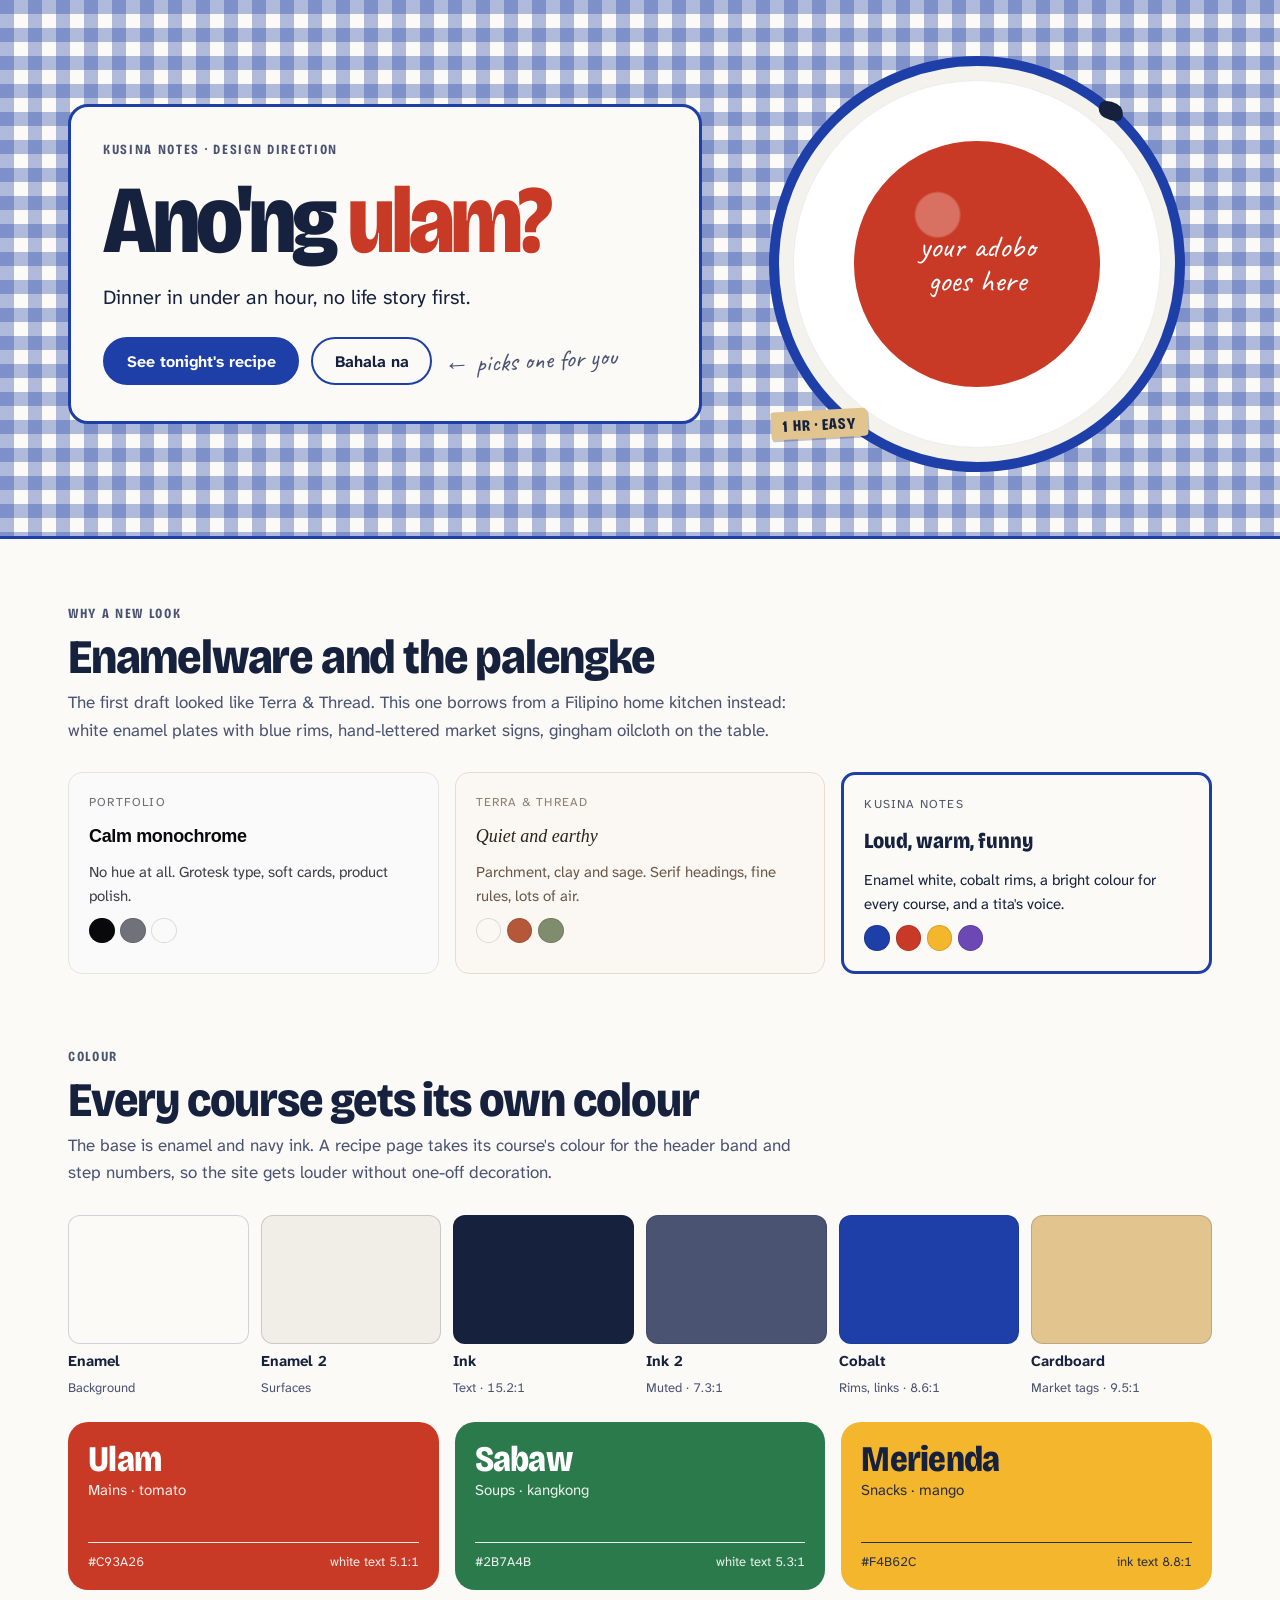
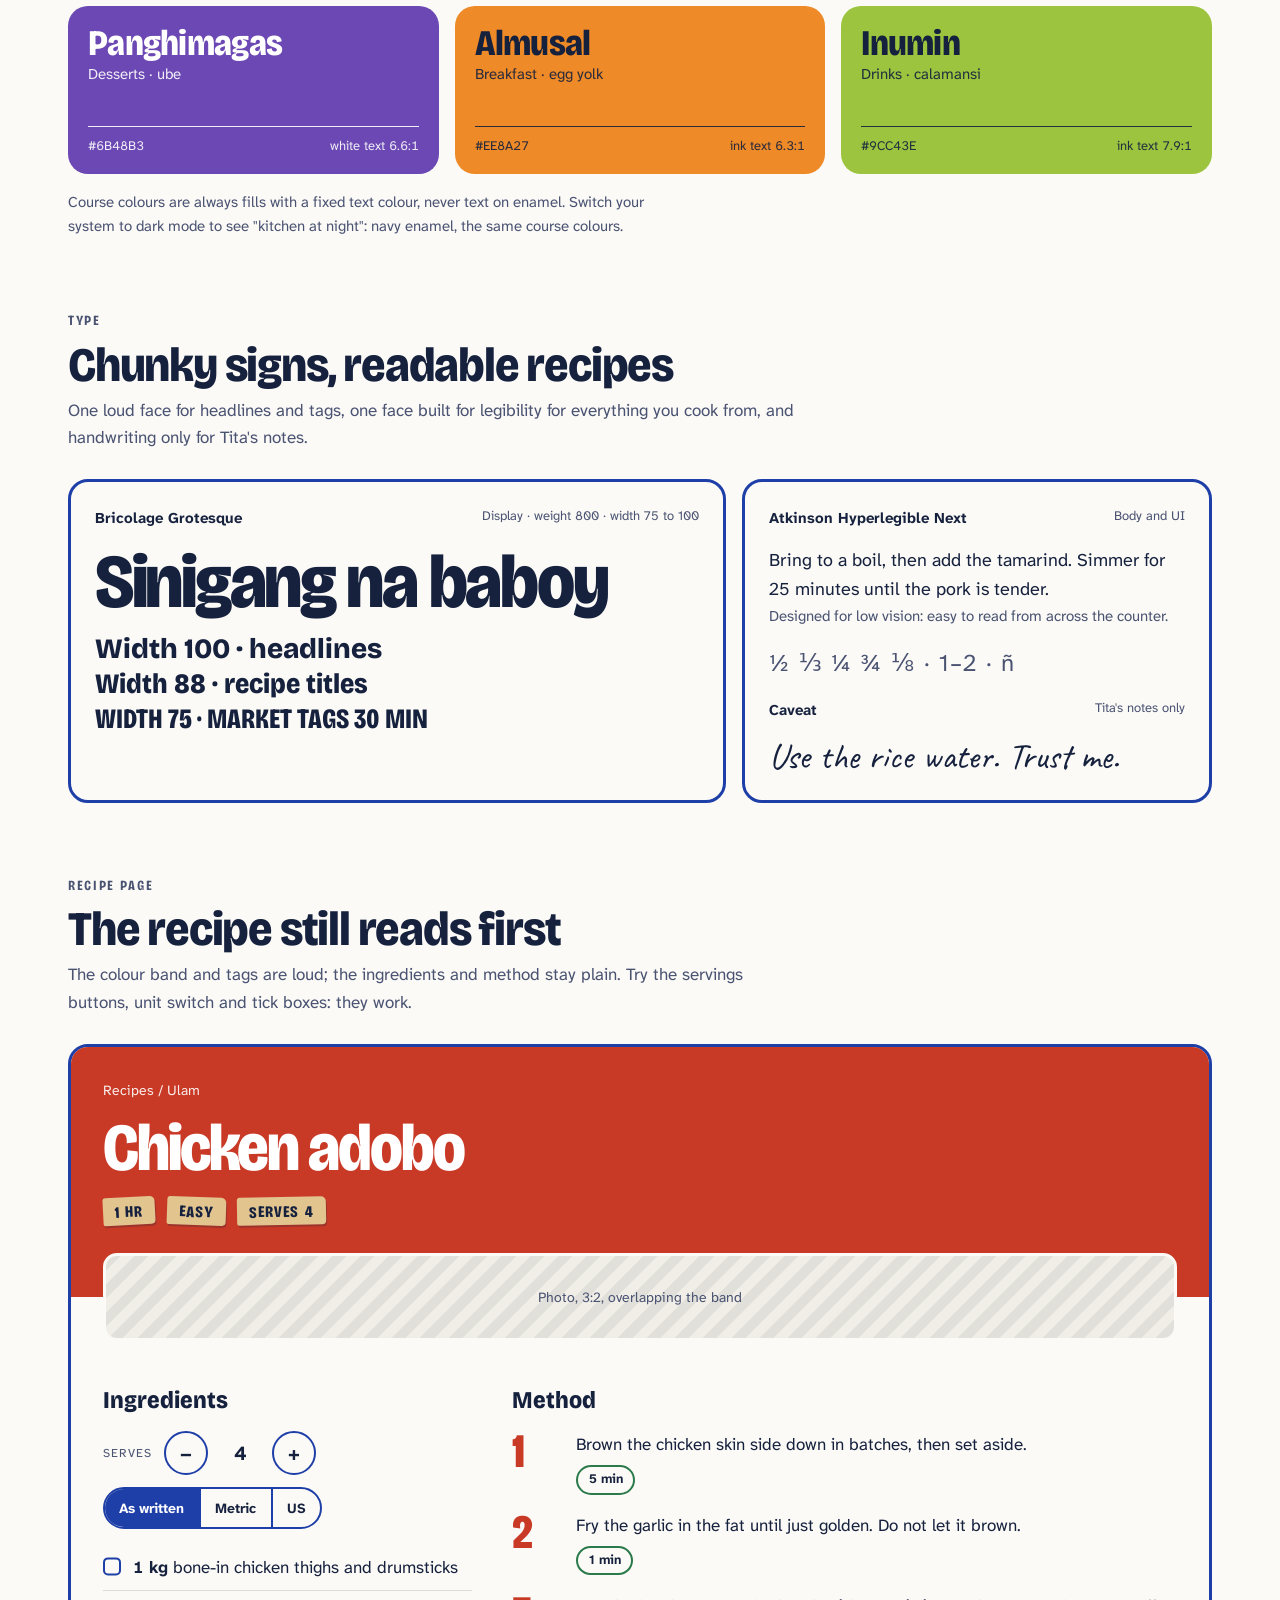
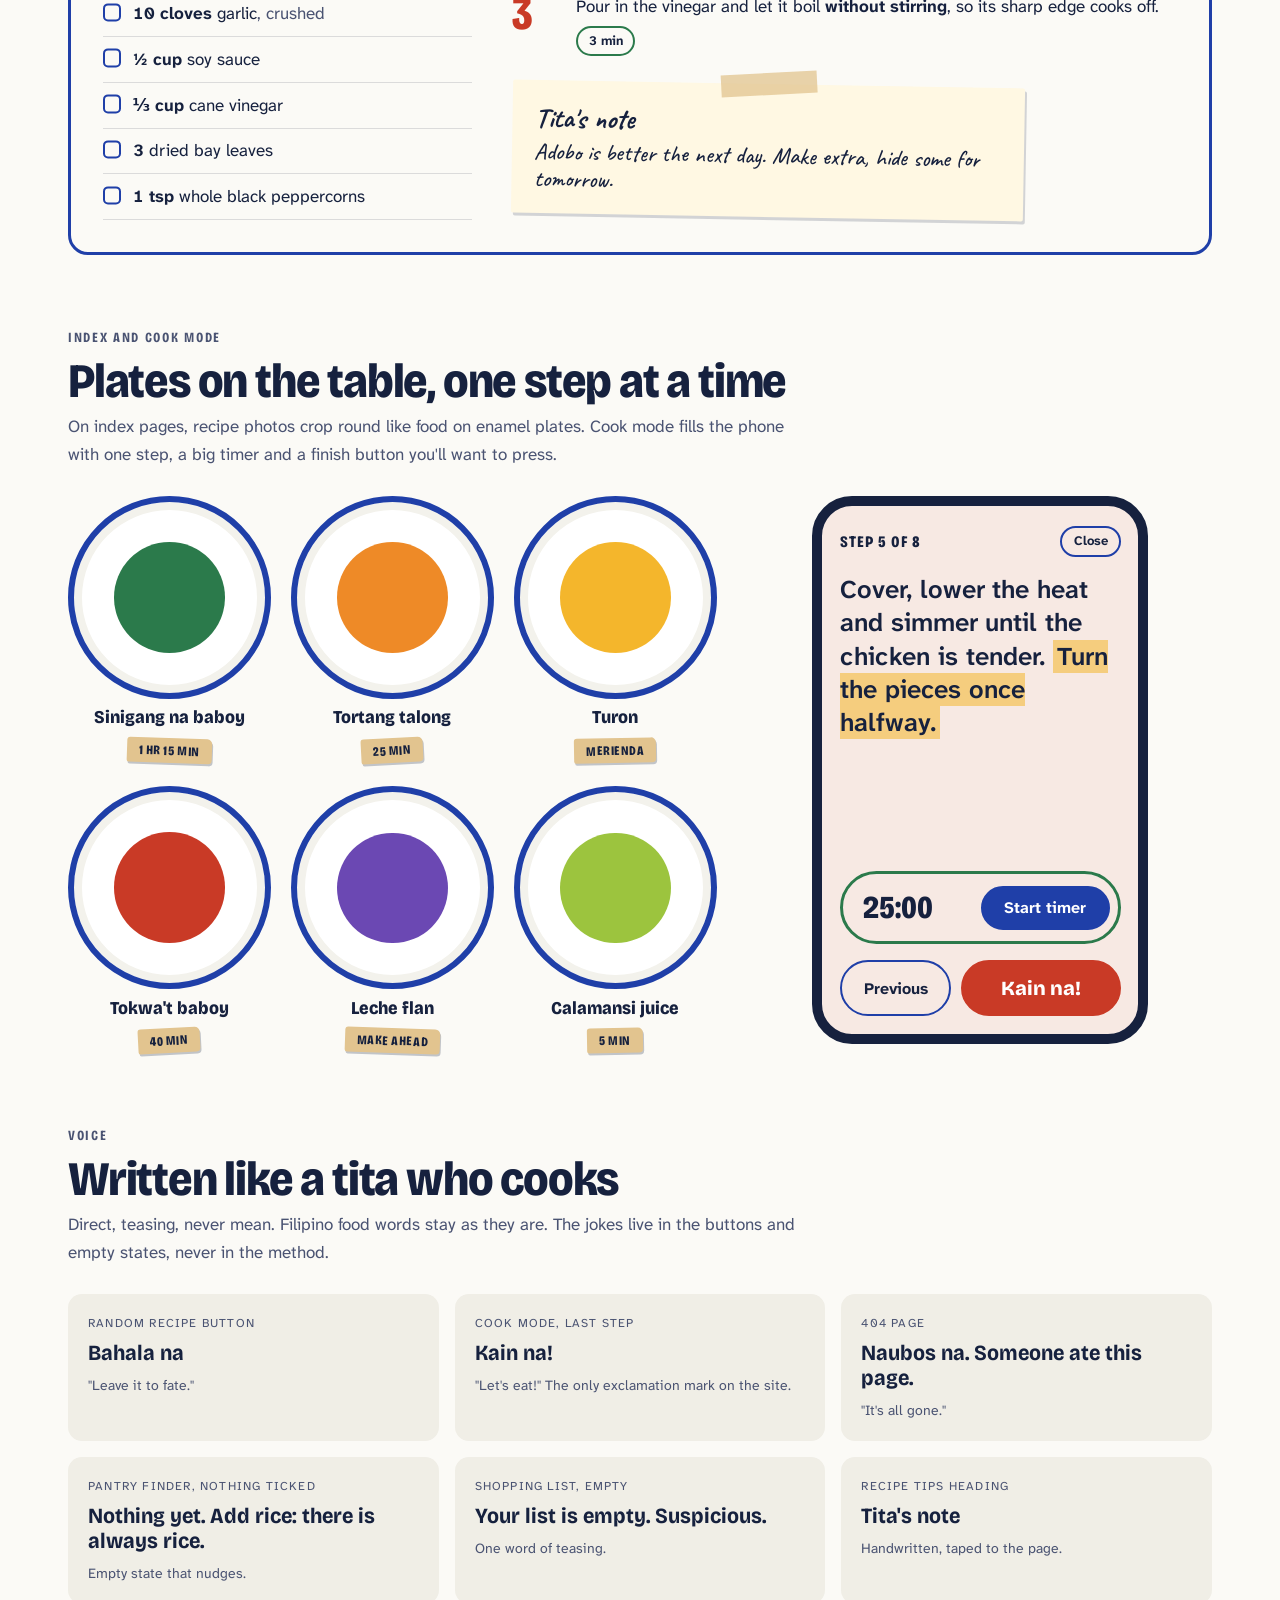
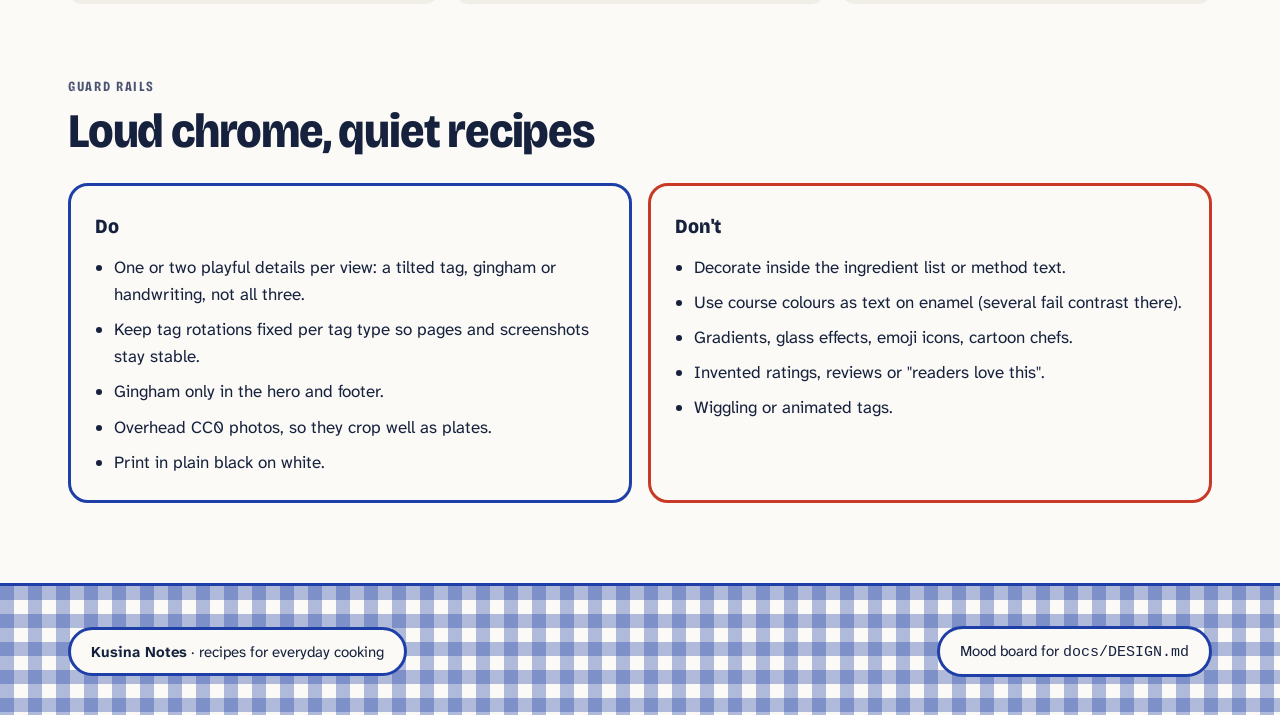
<file: docs/mood-board.html>
<!doctype html>
<html lang="en">
<head>
<meta charset="utf-8">
<meta name="viewport" content="width=device-width, initial-scale=1">
<title>Kusina Notes Mood Board</title>
<link rel="preconnect" href="https://fonts.googleapis.com">
<link rel="preconnect" href="https://fonts.gstatic.com" crossorigin>
<link rel="stylesheet" href="https://fonts.googleapis.com/css2?family=Atkinson+Hyperlegible+Next:ital,wght@0,400;0,600;0,700;1,400&family=Bricolage+Grotesque:opsz,wdth,wght@12..96,75..100,400..800&family=Caveat:wght@500;700&display=swap">
<style>
/* Layout: a long board of "stations" on an enamel table, each section a basin with a cobalt rim. */
:root {
	--enamel: #FBFAF6;
	--enamel-2: #F0EEE6;
	--ink: #16213E;
	--ink-2: #4A5372;
	--cobalt: #1F3FA8;
	--on-cobalt: #FFFFFF;
	--cardboard: #E2C48F;
	--tag-ink: #16213E;
	--tape: rgb(226 196 143 / 0.75);
	--note: #FFF8E3;
	--note-ink: #16213E;
	--gingham: color-mix(in srgb, var(--cobalt) 34%, transparent);

	--ulam: #C93A26; --on-ulam: #FFFFFF;
	--sabaw: #2B7A4B; --on-sabaw: #FFFFFF;
	--merienda: #F4B62C; --on-merienda: #16213E;
	--dessert: #6B48B3; --on-dessert: #FFFFFF;
	--breakfast: #EE8A27; --on-breakfast: #16213E;
	--drink: #9CC43E; --on-drink: #16213E;

	--display: "Bricolage Grotesque", "Arial Black", "Helvetica Neue", sans-serif;
	--body: "Atkinson Hyperlegible Next", "Atkinson Hyperlegible", "Segoe UI", system-ui, sans-serif;
	--hand: "Caveat", "Segoe Print", "Bradley Hand", cursive;

	--rim: 3px;
	--basin: 20px;
}
@media (prefers-color-scheme: dark) {
	:root:not([data-theme="light"]) {
		--enamel: #10162B; --enamel-2: #19213D; --ink: #F3F1EA; --ink-2: #AEB5CC;
		--cobalt: #93A9FF; --on-cobalt: #10162B; --note: #F3ECD6; --tape: rgb(226 196 143 / 0.6);
		color-scheme: dark;
	}
}
:root[data-theme="dark"] {
	--enamel: #10162B; --enamel-2: #19213D; --ink: #F3F1EA; --ink-2: #AEB5CC;
	--cobalt: #93A9FF; --on-cobalt: #10162B; --note: #F3ECD6; --tape: rgb(226 196 143 / 0.6);
	color-scheme: dark;
}

* { box-sizing: border-box; }
body {
	margin: 0;
	background: var(--enamel);
	color: var(--ink);
	font-family: var(--body);
	font-size: 1.0625rem;
	line-height: 1.6;
}
.wrap {
	max-width: 74rem;
	margin-inline: auto;
	padding-inline: 1.25rem;
}
h1, h2, h3 {
	font-family: var(--display);
	text-wrap: balance;
	margin: 0;
}
p { margin: 0; }
:focus-visible { outline: 3px solid var(--cobalt); outline-offset: 3px; }

/* ---------- Gingham band ---------- */
.gingham {
	background-color: var(--enamel);
	background-image:
		linear-gradient(90deg, var(--gingham) 50%, transparent 50%),
		linear-gradient(var(--gingham) 50%, transparent 50%);
	background-size: 28px 28px;
}

/* ---------- Hero ---------- */
.hero { border-bottom: var(--rim) solid var(--cobalt); }
.hero-inner {
	display: grid;
	grid-template-columns: minmax(0, 1.35fr) minmax(0, 1fr);
	gap: 2.5rem;
	align-items: center;
	padding-block: 3.5rem 4rem;
}
.hero-card {
	background: var(--enamel);
	border: var(--rim) solid var(--cobalt);
	border-radius: var(--basin);
	padding: 2rem 2rem 2.25rem;
	display: grid;
	gap: 1rem;
}
.eyebrow {
	font-family: var(--display);
	font-stretch: 75%;
	font-variation-settings: "wdth" 75;
	font-weight: 700;
	font-size: 0.875rem;
	letter-spacing: 0.12em;
	text-transform: uppercase;
	color: var(--ink-2);
}
.hero h1 {
	font-size: clamp(3rem, 2rem + 5vw, 6.25rem);
	font-weight: 800;
	line-height: 0.92;
	letter-spacing: -0.035em;
	font-variation-settings: "wdth" 88, "opsz" 96;
}
.hero h1 .tl { color: var(--ulam); }
.hero-lede { font-size: 1.25rem; max-width: 34ch; }
.hero-actions { display: flex; flex-wrap: wrap; gap: 0.75rem; align-items: center; margin-top: 0.5rem; }
.hand-note {
	font-family: var(--hand);
	font-size: 1.6rem;
	line-height: 1.1;
	color: var(--ink-2);
	transform: rotate(-3deg);
}

/* ---------- Plate ---------- */
.plate {
	position: relative;
	width: 100%;
	max-width: 26rem;
	aspect-ratio: 1;
	margin-inline: auto;
	border-radius: 50%;
	background: #FFFFFF;
	border: 10px solid var(--cobalt);
	box-shadow: inset 0 0 0 14px #F3F2EC, inset 0 0 0 15px rgb(22 33 62 / 0.08);
	display: grid;
	place-items: center;
}
.plate::after { /* the chip in the enamel */
	content: "";
	position: absolute;
	top: 9%;
	right: 13%;
	width: 26px;
	height: 18px;
	background: #16213E;
	border-radius: 58% 42% 63% 37% / 45% 60% 40% 55%;
	transform: rotate(28deg);
}
.plate-food {
	width: 62%;
	aspect-ratio: 1;
	border-radius: 50%;
	background:
		radial-gradient(circle at 34% 30%, rgb(255 255 255 / 0.28) 0 9%, transparent 10%),
		var(--ulam);
	display: grid;
	place-items: center;
	text-align: center;
	color: var(--on-ulam);
	font-family: var(--hand);
	font-size: clamp(1.4rem, 1rem + 1.4vw, 2rem);
	line-height: 1.05;
	padding: 1rem;
}
.plate .tag { position: absolute; bottom: 6%; left: -2%; }

/* ---------- Market tags ---------- */
.tag {
	display: inline-flex;
	align-items: center;
	gap: 0.4rem;
	padding: 0.35rem 0.75rem 0.3rem;
	background: var(--cardboard);
	color: var(--tag-ink);
	font-family: var(--display);
	font-stretch: 75%;
	font-variation-settings: "wdth" 75;
	font-weight: 800;
	font-size: 1rem;
	letter-spacing: 0.04em;
	text-transform: uppercase;
	line-height: 1.1;
	border-radius: 3px 5px 4px 2px;
	box-shadow: 1px 2px 0 rgb(22 33 62 / 0.25);
}
.tag.r1 { transform: rotate(-3deg); }
.tag.r2 { transform: rotate(2deg); }
.tag.r3 { transform: rotate(-1deg); }
.tag-row { display: flex; flex-wrap: wrap; gap: 0.75rem; align-items: center; }

/* ---------- Buttons ---------- */
.btn {
	display: inline-flex;
	align-items: center;
	gap: 0.5rem;
	min-height: 3rem;
	padding: 0.5rem 1.35rem;
	border: 2px solid var(--cobalt);
	border-radius: 999px;
	background: transparent;
	color: var(--ink);
	font: 700 1rem/1.2 var(--body);
	cursor: pointer;
	text-decoration: none;
}
.btn-primary { background: var(--cobalt); color: var(--on-cobalt); }
.btn:hover { transform: translateY(-1px); }
@media (prefers-reduced-motion: reduce) { .btn:hover { transform: none; } }

/* ---------- Sections ---------- */
main { display: grid; gap: 4.5rem; padding-block: 4rem 5rem; }
.section-head { display: grid; gap: 0.5rem; margin-bottom: 1.75rem; max-width: 46rem; }
.section-head h2 {
	font-size: clamp(2rem, 1.5rem + 2vw, 3rem);
	font-weight: 800;
	line-height: 1;
	letter-spacing: -0.025em;
	font-variation-settings: "wdth" 90;
}
.section-head p { color: var(--ink-2); }

/* Comparison */
.compare { display: grid; grid-template-columns: repeat(3, minmax(0, 1fr)); gap: 1rem; }
.cmp {
	border-radius: 14px;
	padding: 1.25rem;
	display: grid;
	gap: 0.6rem;
	align-content: start;
	min-height: 11rem;
}
.cmp h3 { font-size: 1.125rem; font-weight: 700; }
.cmp p { font-size: 0.9375rem; }
.cmp .chips { display: flex; gap: 0.35rem; margin-top: auto; }
.cmp .chips span { width: 1.6rem; height: 1.6rem; border-radius: 50%; border: 1px solid rgb(0 0 0 / 0.12); }
.cmp-portfolio { background: #FAFAFA; color: #3F3F46; border: 1px solid #E4E4E7; }
.cmp-portfolio h3 { font-family: "Helvetica Neue", Arial, sans-serif; color: #09090B; letter-spacing: -0.02em; }
.cmp-terra { background: #FBF8F3; color: #6A574A; border: 1px solid #E8DDCD; }
.cmp-terra h3 { font-family: Georgia, "Times New Roman", serif; font-weight: 500; color: #2B211B; font-style: italic; }
.cmp-kusina { background: var(--enamel); color: var(--ink); border: var(--rim) solid var(--cobalt); }
.cmp-kusina h3 { font-weight: 800; font-size: 1.35rem; font-variation-settings: "wdth" 85; }
.cmp-label { font-size: 0.75rem; letter-spacing: 0.1em; text-transform: uppercase; opacity: 0.75; }

/* Palette */
.base-swatches { display: grid; grid-template-columns: repeat(6, minmax(0, 1fr)); gap: 0.75rem; margin-bottom: 1.5rem; }
.sw { display: grid; gap: 0.5rem; }
.sw-chip { aspect-ratio: 1.4; border-radius: 12px; border: 1px solid color-mix(in srgb, var(--ink) 18%, transparent); }
.sw-name { font-weight: 700; font-size: 0.9375rem; line-height: 1.2; }
.sw-meta { font-size: 0.8125rem; color: var(--ink-2); font-variant-numeric: tabular-nums; }

.courses { display: grid; grid-template-columns: repeat(3, minmax(0, 1fr)); gap: 1rem; }
.course {
	border-radius: var(--basin);
	padding: 1.25rem 1.25rem 1.1rem;
	display: grid;
	gap: 0.25rem;
	min-height: 10.5rem;
	align-content: space-between;
}
.course .tl {
	font-family: var(--display);
	font-size: 2.25rem;
	font-weight: 800;
	line-height: 1;
	letter-spacing: -0.02em;
	font-variation-settings: "wdth" 85;
}
.course .en { font-size: 0.9375rem; opacity: 0.9; }
.course .meta {
	display: flex;
	justify-content: space-between;
	gap: 0.5rem;
	font-size: 0.8125rem;
	font-variant-numeric: tabular-nums;
	padding-top: 0.6rem;
	border-top: 1px solid currentColor;
	opacity: 0.9;
}
.c-ulam { background: var(--ulam); color: var(--on-ulam); }
.c-sabaw { background: var(--sabaw); color: var(--on-sabaw); }
.c-merienda { background: var(--merienda); color: var(--on-merienda); }
.c-dessert { background: var(--dessert); color: var(--on-dessert); }
.c-breakfast { background: var(--breakfast); color: var(--on-breakfast); }
.c-drink { background: var(--drink); color: var(--on-drink); }
.note-line { margin-top: 1rem; font-size: 0.9375rem; color: var(--ink-2); max-width: 60ch; }

/* Type */
.type-grid { display: grid; grid-template-columns: minmax(0, 1.4fr) minmax(0, 1fr); gap: 1rem; }
.specimen {
	border: var(--rim) solid var(--cobalt);
	border-radius: var(--basin);
	padding: 1.5rem;
	display: grid;
	gap: 1rem;
	align-content: start;
	min-width: 0;
}
.specimen-label { display: flex; justify-content: space-between; gap: 1rem; font-size: 0.8125rem; color: var(--ink-2); }
.specimen-label strong { color: var(--ink); font-size: 0.9375rem; }
.spec-display {
	font-family: var(--display);
	font-weight: 800;
	font-size: clamp(2.5rem, 1.6rem + 4vw, 4.75rem);
	line-height: 0.95;
	letter-spacing: -0.03em;
	font-variation-settings: "wdth" 90, "opsz" 96;
	overflow-wrap: anywhere;
}
.spec-widths { display: grid; gap: 0.25rem; }
.spec-widths span { font-family: var(--display); font-weight: 800; font-size: 1.75rem; line-height: 1.1; overflow-wrap: anywhere; }
.w75 { font-variation-settings: "wdth" 75; font-stretch: 75%; }
.w88 { font-variation-settings: "wdth" 88; }
.w100 { font-variation-settings: "wdth" 100; }
.spec-body p { font-size: 1.125rem; max-width: 40ch; }
.spec-body .small { font-size: 0.9375rem; color: var(--ink-2); }
.spec-hand { font-family: var(--hand); font-size: 2.25rem; line-height: 1.05; }
.glyphs { font-family: var(--body); font-size: 1.5rem; letter-spacing: 0.05em; color: var(--ink-2); overflow-wrap: anywhere; }

/* Recipe page sketch */
.recipe-mock { border: var(--rim) solid var(--cobalt); border-radius: var(--basin); overflow: hidden; background: var(--enamel); }
.band { background: var(--ulam); color: var(--on-ulam); padding: 2rem 2rem 4.5rem; display: grid; gap: 1rem; }
.band h3 {
	font-size: clamp(2.5rem, 1.8rem + 3vw, 4.25rem);
	font-weight: 800;
	line-height: 0.95;
	letter-spacing: -0.03em;
	font-variation-settings: "wdth" 88, "opsz" 96;
}
.band .crumb { font-size: 0.875rem; opacity: 0.9; }
.mock-body {
	display: grid;
	grid-template-columns: minmax(0, 1fr) minmax(0, 1.8fr);
	gap: 2.5rem;
	padding: 0 2rem 2rem;
	margin-top: -2.75rem;
}
.mock-photo {
	grid-column: 1 / -1;
	height: 5.5rem;
	border-radius: 14px;
	border: var(--rim) solid var(--enamel);
	background:
		repeating-linear-gradient(135deg, color-mix(in srgb, var(--ink) 7%, transparent) 0 10px, transparent 10px 20px),
		var(--enamel-2);
	display: grid;
	place-items: center;
	color: var(--ink-2);
	font-size: 0.875rem;
}
.mock-col h4 {
	font-family: var(--display);
	font-weight: 800;
	font-size: 1.5rem;
	margin: 0 0 0.75rem;
	font-variation-settings: "wdth" 90;
}
.stepper { display: flex; align-items: center; gap: 0.5rem; margin-bottom: 0.75rem; flex-wrap: wrap; }
.stepper .lbl { font-size: 0.75rem; letter-spacing: 0.1em; text-transform: uppercase; color: var(--ink-2); margin-right: 0.25rem; }
.round {
	width: 2.75rem; height: 2.75rem; border-radius: 50%;
	border: 2px solid var(--cobalt); background: transparent; color: var(--ink);
	font: 700 1.25rem/1 var(--body); cursor: pointer;
}
.round:disabled { opacity: 0.4; cursor: default; }
.count {
	min-width: 3rem; text-align: center; font-weight: 700; font-size: 1.25rem;
	font-variant-numeric: tabular-nums;
}
.units { display: inline-flex; border: 2px solid var(--cobalt); border-radius: 999px; overflow: hidden; margin-bottom: 1rem; }
.units button {
	border: 0; background: transparent; color: var(--ink);
	font: 700 0.875rem/1 var(--body); padding: 0.75rem 0.9rem; cursor: pointer;
}
.units button + button { border-left: 2px solid var(--cobalt); }
.units button[aria-pressed="true"] { background: var(--cobalt); color: var(--on-cobalt); }
.ing { list-style: none; margin: 0; padding: 0; }
.ing li { border-bottom: 1px solid color-mix(in srgb, var(--ink) 14%, transparent); }
.ing label { display: flex; gap: 0.7rem; align-items: baseline; padding: 0.55rem 0; cursor: pointer; }
.ing input {
	appearance: none; flex: none; width: 1.15rem; height: 1.15rem; margin: 0; translate: 0 0.15rem;
	border: 2px solid var(--cobalt); border-radius: 5px; background: transparent; cursor: pointer;
}
.ing input:checked { background: var(--cobalt); box-shadow: inset 0 0 0 3px var(--enamel); }
.ing input:checked ~ span { text-decoration: line-through; text-decoration-thickness: 2px; color: var(--ink-2); }
.ing .q { font-weight: 700; font-variant-numeric: tabular-nums; }
.ing .n { color: var(--ink-2); }
.steps { list-style: none; margin: 0; padding: 0; display: grid; gap: 1.1rem; counter-reset: s; }
.steps li { display: grid; grid-template-columns: 3.25rem minmax(0, 1fr); gap: 0.75rem; counter-increment: s; }
.steps li::before {
	content: counter(s);
	font-family: var(--display); font-weight: 800; font-size: 3rem; line-height: 0.85;
	font-variation-settings: "wdth" 75; font-stretch: 75%;
	color: var(--ulam);
}
.time-pill {
	display: inline-block; margin-top: 0.4rem; padding: 0.15rem 0.65rem;
	border: 2px solid var(--sabaw); border-radius: 999px;
	color: var(--ink); font-size: 0.8125rem; font-weight: 700;
}
.tita {
	position: relative;
	margin-top: 1.75rem;
	padding: 1.5rem 1.4rem 1.25rem;
	background: var(--note);
	color: var(--note-ink);
	transform: rotate(1deg);
	box-shadow: 2px 3px 0 rgb(22 33 62 / 0.18);
	border-radius: 2px;
	max-width: 32rem;
}
.tita::before { /* tape */
	content: "";
	position: absolute;
	top: -0.7rem;
	left: 50%;
	width: 6rem;
	height: 1.4rem;
	background: var(--tape);
	transform: translateX(-50%) rotate(-4deg);
}
.tita b { font-family: var(--hand); font-size: 1.75rem; font-weight: 700; display: block; line-height: 1; margin-bottom: 0.35rem; }
.tita p { font-family: var(--hand); font-size: 1.45rem; line-height: 1.2; font-weight: 500; }

/* Plates grid + cook mode */
.duo { display: grid; grid-template-columns: minmax(0, 1.4fr) minmax(0, 1fr); gap: 2rem; align-items: start; }
.plates { display: grid; grid-template-columns: repeat(3, minmax(0, 1fr)); gap: 1.5rem 1.25rem; }
.mini { display: grid; gap: 0.6rem; justify-items: center; text-align: center; }
.mini .disc {
	width: 100%; aspect-ratio: 1; border-radius: 50%;
	background: #FFFFFF; border: 6px solid var(--cobalt);
	box-shadow: inset 0 0 0 8px #F3F2EC;
	display: grid; place-items: center;
}
.mini .disc i { width: 58%; aspect-ratio: 1; border-radius: 50%; display: block; }
.mini h4 { font-family: var(--display); font-weight: 800; font-size: 1.125rem; line-height: 1.1; margin: 0; font-variation-settings: "wdth" 90; }
.mini .tag { font-size: 0.8125rem; }

.phone {
	width: 100%;
	max-width: 21rem;
	margin-inline: auto;
	border: 10px solid #16213E;
	border-radius: 2.5rem;
	overflow: hidden;
	background: color-mix(in srgb, var(--ulam) 9%, var(--enamel));
	color: var(--ink);
}
.phone-inner { display: grid; gap: 1rem; padding: 1.25rem 1.1rem 1.1rem; min-height: 33rem; grid-template-rows: auto 1fr auto auto; }
.ph-head { display: flex; justify-content: space-between; align-items: center; font-size: 0.8125rem; }
.ph-head .stepno { font-family: var(--display); font-weight: 800; font-size: 1rem; font-variation-settings: "wdth" 75; letter-spacing: 0.06em; text-transform: uppercase; }
.ph-head .x { border: 2px solid var(--cobalt); border-radius: 999px; padding: 0.2rem 0.7rem; font-weight: 700; }
.ph-step { font-size: 1.6rem; line-height: 1.3; font-weight: 600; }
.ph-step em { font-style: normal; background: color-mix(in srgb, var(--merienda) 55%, transparent); padding: 0 0.15em; }
.ph-timer {
	display: flex; align-items: center; justify-content: space-between; gap: 0.75rem;
	border: var(--rim) solid var(--sabaw); border-radius: 999px; padding: 0.5rem 0.5rem 0.5rem 1.25rem;
}
.ph-timer .t { font-family: var(--display); font-weight: 800; font-size: 2rem; font-variant-numeric: tabular-nums; font-variation-settings: "wdth" 80; }
.ph-timer .btn { min-height: 2.75rem; }
.ph-nav { display: grid; grid-template-columns: 1fr 1.6fr; gap: 0.6rem; }
.ph-nav .btn { justify-content: center; min-height: 3.5rem; }
.ph-nav .eat { background: var(--ulam); border-color: var(--ulam); color: var(--on-ulam); font-family: var(--display); font-weight: 800; font-size: 1.25rem; }

/* Voice */
.voice { display: grid; grid-template-columns: repeat(3, minmax(0, 1fr)); gap: 1rem; }
.line {
	background: var(--enamel-2);
	border-radius: 14px;
	padding: 1.25rem;
	display: grid;
	gap: 0.5rem;
	align-content: start;
}
.line .where { font-size: 0.75rem; letter-spacing: 0.1em; text-transform: uppercase; color: var(--ink-2); }
.line q { quotes: none; font-family: var(--display); font-weight: 700; font-size: 1.35rem; line-height: 1.15; font-variation-settings: "wdth" 92; }
.line .gloss { font-size: 0.875rem; color: var(--ink-2); }

/* Rules */
.rules { display: grid; grid-template-columns: repeat(2, minmax(0, 1fr)); gap: 1rem; }
.rules ul { margin: 0; padding-left: 1.2rem; display: grid; gap: 0.5rem; }
.rules h3 { font-size: 1.25rem; font-weight: 800; margin-bottom: 0.75rem; font-variation-settings: "wdth" 90; }
.rules > div { border: var(--rim) solid var(--cobalt); border-radius: var(--basin); padding: 1.5rem; }
.rules .no { border-color: var(--ulam); }

footer.gingham { border-top: var(--rim) solid var(--cobalt); }
.foot { padding-block: 2.5rem; display: flex; flex-wrap: wrap; gap: 1rem; justify-content: space-between; align-items: center; }
.foot-card { background: var(--enamel); border: var(--rim) solid var(--cobalt); border-radius: 999px; padding: 0.6rem 1.25rem; font-size: 0.9375rem; }

/* ---------- Responsive ---------- */
@media (max-width: 60rem) {
	.hero-inner, .type-grid, .duo { grid-template-columns: minmax(0, 1fr); }
	.base-swatches { grid-template-columns: repeat(3, minmax(0, 1fr)); }
	.voice { grid-template-columns: repeat(2, minmax(0, 1fr)); }
	.plate { max-width: 20rem; }
}
@media (max-width: 40rem) {
	.wrap { padding-inline: 1rem; }
	.hero-card { padding: 1.5rem 1.25rem; }
	.compare, .courses, .voice, .rules { grid-template-columns: minmax(0, 1fr); }
	.base-swatches { grid-template-columns: repeat(2, minmax(0, 1fr)); }
	.mock-body { grid-template-columns: minmax(0, 1fr); padding: 0 1.25rem 1.5rem; gap: 2rem; }
	.band { padding: 1.5rem 1.25rem 4rem; }
	.plates { grid-template-columns: repeat(2, minmax(0, 1fr)); }
	.course { min-height: 8.5rem; }
}
</style>
</head>
<body>

<header class="hero gingham">
	<div class="wrap hero-inner">
		<div class="hero-card">
			<p class="eyebrow">Kusina Notes · design direction</p>
			<h1>Ano'ng <span class="tl">ulam?</span></h1>
			<p class="hero-lede">Dinner in under an hour, no life story first.</p>
			<div class="hero-actions">
				<button class="btn btn-primary" type="button">See tonight's recipe</button>
				<button class="btn" type="button" id="bahala">Bahala na</button>
				<span class="hand-note">← picks one for you</span>
			</div>
		</div>
		<div class="plate" aria-label="Enamel plate: recipe photos are cropped round like this">
			<div class="plate-food">your adobo<br>goes here</div>
			<span class="tag r1">1 hr · easy</span>
		</div>
	</div>
</header>

<main class="wrap">

	<section aria-labelledby="h-compare">
		<div class="section-head">
			<p class="eyebrow">Why a new look</p>
			<h2 id="h-compare">Enamelware and the palengke</h2>
			<p>The first draft looked like Terra &amp; Thread. This one borrows from a Filipino home kitchen instead: white enamel plates with blue rims, hand-lettered market signs, gingham oilcloth on the table.</p>
		</div>
		<div class="compare">
			<div class="cmp cmp-portfolio">
				<span class="cmp-label">Portfolio</span>
				<h3>Calm monochrome</h3>
				<p>No hue at all. Grotesk type, soft cards, product polish.</p>
				<div class="chips"><span style="background:#09090B"></span><span style="background:#71717A"></span><span style="background:#FAFAFA"></span></div>
			</div>
			<div class="cmp cmp-terra">
				<span class="cmp-label">Terra &amp; Thread</span>
				<h3>Quiet and earthy</h3>
				<p>Parchment, clay and sage. Serif headings, fine rules, lots of air.</p>
				<div class="chips"><span style="background:#FBF8F3"></span><span style="background:#B5583A"></span><span style="background:#7F8C6E"></span></div>
			</div>
			<div class="cmp cmp-kusina">
				<span class="cmp-label">Kusina Notes</span>
				<h3>Loud, warm, funny</h3>
				<p>Enamel white, cobalt rims, a bright colour for every course, and a tita's voice.</p>
				<div class="chips"><span style="background:var(--cobalt)"></span><span style="background:var(--ulam)"></span><span style="background:var(--merienda)"></span><span style="background:var(--dessert)"></span></div>
			</div>
		</div>
	</section>

	<section aria-labelledby="h-colour">
		<div class="section-head">
			<p class="eyebrow">Colour</p>
			<h2 id="h-colour">Every course gets its own colour</h2>
			<p>The base is enamel and navy ink. A recipe page takes its course's colour for the header band and step numbers, so the site gets louder without one-off decoration.</p>
		</div>
		<div class="base-swatches">
			<div class="sw"><div class="sw-chip" style="background:var(--enamel)"></div><span class="sw-name">Enamel</span><span class="sw-meta">Background</span></div>
			<div class="sw"><div class="sw-chip" style="background:var(--enamel-2)"></div><span class="sw-name">Enamel 2</span><span class="sw-meta">Surfaces</span></div>
			<div class="sw"><div class="sw-chip" style="background:var(--ink)"></div><span class="sw-name">Ink</span><span class="sw-meta">Text · 15.2:1</span></div>
			<div class="sw"><div class="sw-chip" style="background:var(--ink-2)"></div><span class="sw-name">Ink 2</span><span class="sw-meta">Muted · 7.3:1</span></div>
			<div class="sw"><div class="sw-chip" style="background:var(--cobalt)"></div><span class="sw-name">Cobalt</span><span class="sw-meta">Rims, links · 8.6:1</span></div>
			<div class="sw"><div class="sw-chip" style="background:var(--cardboard)"></div><span class="sw-name">Cardboard</span><span class="sw-meta">Market tags · 9.5:1</span></div>
		</div>
		<div class="courses">
			<div class="course c-ulam"><div><div class="tl">Ulam</div><div class="en">Mains · tomato</div></div><div class="meta"><span>#C93A26</span><span>white text 5.1:1</span></div></div>
			<div class="course c-sabaw"><div><div class="tl">Sabaw</div><div class="en">Soups · kangkong</div></div><div class="meta"><span>#2B7A4B</span><span>white text 5.3:1</span></div></div>
			<div class="course c-merienda"><div><div class="tl">Merienda</div><div class="en">Snacks · mango</div></div><div class="meta"><span>#F4B62C</span><span>ink text 8.8:1</span></div></div>
			<div class="course c-dessert"><div><div class="tl">Panghimagas</div><div class="en">Desserts · ube</div></div><div class="meta"><span>#6B48B3</span><span>white text 6.6:1</span></div></div>
			<div class="course c-breakfast"><div><div class="tl">Almusal</div><div class="en">Breakfast · egg yolk</div></div><div class="meta"><span>#EE8A27</span><span>ink text 6.3:1</span></div></div>
			<div class="course c-drink"><div><div class="tl">Inumin</div><div class="en">Drinks · calamansi</div></div><div class="meta"><span>#9CC43E</span><span>ink text 7.9:1</span></div></div>
		</div>
		<p class="note-line">Course colours are always fills with a fixed text colour, never text on enamel. Switch your system to dark mode to see "kitchen at night": navy enamel, the same course colours.</p>
	</section>

	<section aria-labelledby="h-type">
		<div class="section-head">
			<p class="eyebrow">Type</p>
			<h2 id="h-type">Chunky signs, readable recipes</h2>
			<p>One loud face for headlines and tags, one face built for legibility for everything you cook from, and handwriting only for Tita's notes.</p>
		</div>
		<div class="type-grid">
			<div class="specimen">
				<div class="specimen-label"><strong>Bricolage Grotesque</strong><span>Display · weight 800 · width 75 to 100</span></div>
				<div class="spec-display">Sinigang na baboy</div>
				<div class="spec-widths">
					<span class="w100">Width 100 · headlines</span>
					<span class="w88">Width 88 · recipe titles</span>
					<span class="w75">WIDTH 75 · MARKET TAGS 30 MIN</span>
				</div>
			</div>
			<div class="specimen">
				<div class="specimen-label"><strong>Atkinson Hyperlegible Next</strong><span>Body and UI</span></div>
				<div class="spec-body">
					<p>Bring to a boil, then add the tamarind. Simmer for 25 minutes until the pork is tender.</p>
					<p class="small">Designed for low vision: easy to read from across the counter.</p>
				</div>
				<div class="glyphs">½ ⅓ ¼ ¾ ⅛ · 1–2 · ñ</div>
				<div class="specimen-label"><strong>Caveat</strong><span>Tita's notes only</span></div>
				<div class="spec-hand">Use the rice water. Trust me.</div>
			</div>
		</div>
	</section>

	<section aria-labelledby="h-recipe">
		<div class="section-head">
			<p class="eyebrow">Recipe page</p>
			<h2 id="h-recipe">The recipe still reads first</h2>
			<p>The colour band and tags are loud; the ingredients and method stay plain. Try the servings buttons, unit switch and tick boxes: they work.</p>
		</div>
		<div class="recipe-mock">
			<div class="band">
				<span class="crumb">Recipes / Ulam</span>
				<h3>Chicken adobo</h3>
				<div class="tag-row">
					<span class="tag r1">1 hr</span>
					<span class="tag r2">Easy</span>
					<span class="tag r3">Serves <span data-serves>4</span></span>
				</div>
			</div>
			<div class="mock-body">
				<div class="mock-photo">Photo, 3:2, overlapping the band</div>
				<div class="mock-col">
					<h4>Ingredients</h4>
					<div class="stepper">
						<span class="lbl">Serves</span>
						<button class="round" type="button" id="less" aria-label="Fewer servings">−</button>
						<span class="count" id="count" aria-live="polite">4</span>
						<button class="round" type="button" id="more" aria-label="More servings">+</button>
					</div>
					<div class="units" role="group" aria-label="Units">
						<button type="button" aria-pressed="true" data-mode="as">As written</button>
						<button type="button" aria-pressed="false" data-mode="metric">Metric</button>
						<button type="button" aria-pressed="false" data-mode="us">US</button>
					</div>
					<ul class="ing" id="ing"></ul>
				</div>
				<div class="mock-col">
					<h4>Method</h4>
					<ol class="steps">
						<li><div>Brown the chicken skin side down in batches, then set aside.<br><span class="time-pill">5 min</span></div></li>
						<li><div>Fry the garlic in the fat until just golden. Do not let it brown.<br><span class="time-pill">1 min</span></div></li>
						<li><div>Pour in the vinegar and let it boil <strong>without stirring</strong>, so its sharp edge cooks off.<br><span class="time-pill">3 min</span></div></li>
					</ol>
					<div class="tita">
						<b>Tita's note</b>
						<p>Adobo is better the next day. Make extra, hide some for tomorrow.</p>
					</div>
				</div>
			</div>
		</div>
	</section>

	<section aria-labelledby="h-plates">
		<div class="section-head">
			<p class="eyebrow">Index and cook mode</p>
			<h2 id="h-plates">Plates on the table, one step at a time</h2>
			<p>On index pages, recipe photos crop round like food on enamel plates. Cook mode fills the phone with one step, a big timer and a finish button you'll want to press.</p>
		</div>
		<div class="duo">
			<div class="plates">
				<div class="mini"><div class="disc"><i style="background:var(--sabaw)"></i></div><h4>Sinigang na baboy</h4><span class="tag r2">1 hr 15 min</span></div>
				<div class="mini"><div class="disc"><i style="background:var(--breakfast)"></i></div><h4>Tortang talong</h4><span class="tag r1">25 min</span></div>
				<div class="mini"><div class="disc"><i style="background:var(--merienda)"></i></div><h4>Turon</h4><span class="tag r3">Merienda</span></div>
				<div class="mini"><div class="disc"><i style="background:var(--ulam)"></i></div><h4>Tokwa't baboy</h4><span class="tag r1">40 min</span></div>
				<div class="mini"><div class="disc"><i style="background:var(--dessert)"></i></div><h4>Leche flan</h4><span class="tag r2">Make ahead</span></div>
				<div class="mini"><div class="disc"><i style="background:var(--drink)"></i></div><h4>Calamansi juice</h4><span class="tag r3">5 min</span></div>
			</div>
			<div class="phone" aria-label="Cook mode on a phone">
				<div class="phone-inner">
					<div class="ph-head"><span class="stepno">Step 5 of 8</span><span class="x">Close</span></div>
					<p class="ph-step">Cover, lower the heat and simmer until the chicken is tender. <em>Turn the pieces once halfway.</em></p>
					<div class="ph-timer"><span class="t" id="timer">25:00</span><button class="btn btn-primary" type="button" id="timer-btn">Start timer</button></div>
					<div class="ph-nav"><button class="btn" type="button">Previous</button><button class="btn eat" type="button">Kain na!</button></div>
				</div>
			</div>
		</div>
	</section>

	<section aria-labelledby="h-voice">
		<div class="section-head">
			<p class="eyebrow">Voice</p>
			<h2 id="h-voice">Written like a tita who cooks</h2>
			<p>Direct, teasing, never mean. Filipino food words stay as they are. The jokes live in the buttons and empty states, never in the method.</p>
		</div>
		<div class="voice">
			<div class="line"><span class="where">Random recipe button</span><q>Bahala na</q><span class="gloss">"Leave it to fate."</span></div>
			<div class="line"><span class="where">Cook mode, last step</span><q>Kain na!</q><span class="gloss">"Let's eat!" The only exclamation mark on the site.</span></div>
			<div class="line"><span class="where">404 page</span><q>Naubos na. Someone ate this page.</q><span class="gloss">"It's all gone."</span></div>
			<div class="line"><span class="where">Pantry finder, nothing ticked</span><q>Nothing yet. Add rice: there is always rice.</q><span class="gloss">Empty state that nudges.</span></div>
			<div class="line"><span class="where">Shopping list, empty</span><q>Your list is empty. Suspicious.</q><span class="gloss">One word of teasing.</span></div>
			<div class="line"><span class="where">Recipe tips heading</span><q>Tita's note</q><span class="gloss">Handwritten, taped to the page.</span></div>
		</div>
	</section>

	<section aria-labelledby="h-rules">
		<div class="section-head">
			<p class="eyebrow">Guard rails</p>
			<h2 id="h-rules">Loud chrome, quiet recipes</h2>
		</div>
		<div class="rules">
			<div>
				<h3>Do</h3>
				<ul>
					<li>One or two playful details per view: a tilted tag, gingham or handwriting, not all three.</li>
					<li>Keep tag rotations fixed per tag type so pages and screenshots stay stable.</li>
					<li>Gingham only in the hero and footer.</li>
					<li>Overhead CC0 photos, so they crop well as plates.</li>
					<li>Print in plain black on white.</li>
				</ul>
			</div>
			<div class="no">
				<h3>Don't</h3>
				<ul>
					<li>Decorate inside the ingredient list or method text.</li>
					<li>Use course colours as text on enamel (several fail contrast there).</li>
					<li>Gradients, glass effects, emoji icons, cartoon chefs.</li>
					<li>Invented ratings, reviews or "readers love this".</li>
					<li>Wiggling or animated tags.</li>
				</ul>
			</div>
		</div>
	</section>

</main>

<footer class="gingham">
	<div class="wrap foot">
		<span class="foot-card"><strong>Kusina Notes</strong> · recipes for everyday cooking</span>
		<span class="foot-card">Mood board for <code>docs/DESIGN.md</code></span>
	</div>
</footer>

<script>
(() => {
	// Same rules as the site's scaler: kitchen fractions, 1 cup = 240 ml.
	const FR = [[1/8,'⅛'],[1/4,'¼'],[1/3,'⅓'],[3/8,'⅜'],[1/2,'½'],[5/8,'⅝'],[2/3,'⅔'],[3/4,'¾'],[7/8,'⅞']];
	const frac = (n) => {
		const w = Math.floor(n), r = n - w;
		if (r > 0.96) return String(w + 1);
		if (r < 0.04 && w > 0) return String(w);
		let best = null;
		for (const [v, g] of FR) { const d = Math.abs(r - v); if (d <= 0.04 && (!best || d < best[0])) best = [d, g]; }
		return best ? (w ? w : '') + best[1] : String(Number(n.toFixed(2)));
	};
	const snap = (n) => { const w = Math.floor(n), r = n - w; let b = 0, bd = r; if (1 - r < bd) { b = 1; bd = 1 - r; } for (const [v] of FR) { const d = Math.abs(r - v); if (d < bd) { b = v; bd = d; } } return w + b || 1/8; };
	const items = [
		{ q: 1, u: 'kg', n: 'bone-in chicken thighs and drumsticks' },
		{ q: 10, u: 'clove', n: 'garlic', note: 'crushed' },
		{ q: 0.5, u: 'cup', n: 'soy sauce' },
		{ q: 1/3, u: 'cup', n: 'cane vinegar' },
		{ q: 3, u: '', n: 'dried bay leaves' },
		{ q: 1, u: 'tsp', n: 'whole black peppercorns' },
	];
	const label = (u, q) => ({ kg: 'kg', g: 'g', ml: 'ml', l: 'L', lb: 'lb', oz: 'oz', tsp: 'tsp', tbsp: 'tbsp', cup: q > 1 ? 'cups' : 'cup', clove: q > 1 ? 'cloves' : 'clove', '': '' })[u];
	const convert = (q, u, mode) => {
		if (mode === 'us' && (u === 'kg' || u === 'g')) { const oz = (u === 'kg' ? q * 1000 : q) / 28.3495; return oz >= 16 ? [Math.round(oz / 16 * 4) / 4, 'lb'] : [Math.round(oz * 4) / 4, 'oz']; }
		if (mode === 'metric' && u === 'cup') { const ml = q * 240; return ml >= 1000 ? [ml / 1000, 'l'] : [ml, 'ml']; }
		if (u === 'kg' && q < 1) return [q * 1000, 'g'];
		return [q, u];
	};
	const fmt = (q, u) => {
		if ((u === 'g' || u === 'ml') && q > 50) return Math.round(q) + ' ' + u;
		const val = ['', 'tsp', 'tbsp', 'cup', 'clove'].includes(u) ? frac(snap(q)) : frac(q);
		const l = label(u, q);
		return l ? `${val} ${l}` : val;
	};
	let serves = 4, mode = 'as';
	const list = document.getElementById('ing');
	const count = document.getElementById('count');
	const less = document.getElementById('less');
	const tagServes = document.querySelector('[data-serves]');
	list.innerHTML = items.map((it, i) => `<li><label><input type="checkbox" id="ing-${i}"><span><span class="q" data-i="${i}"></span> ${it.n}${it.note ? `<span class="n">, ${it.note}</span>` : ''}</span></label></li>`).join('');
	const render = () => {
		const f = serves / 4;
		list.querySelectorAll('.q').forEach((el) => {
			const it = items[+el.dataset.i];
			const [q, u] = convert(it.q * f, it.u, mode);
			el.textContent = fmt(q, u);
		});
		count.textContent = serves;
		tagServes.textContent = serves;
		less.disabled = serves <= 1;
	};
	less.addEventListener('click', () => { serves = Math.max(1, serves - 1); render(); });
	document.getElementById('more').addEventListener('click', () => { serves = Math.min(99, serves + 1); render(); });
	document.querySelectorAll('.units button').forEach((b) => b.addEventListener('click', () => {
		mode = b.dataset.mode;
		document.querySelectorAll('.units button').forEach((x) => x.setAttribute('aria-pressed', String(x === b)));
		render();
	}));
	render();

	// Demo timer: runs 60x fast so you can watch it count down.
	const t = document.getElementById('timer'), tb = document.getElementById('timer-btn');
	let left = 25 * 60, run = null;
	const show = () => { t.textContent = `${Math.floor(left / 60)}:${String(left % 60).padStart(2, '0')}`; };
	tb.addEventListener('click', () => {
		if (run) { clearInterval(run); run = null; tb.textContent = 'Resume'; return; }
		if (left === 0) { left = 25 * 60; }
		tb.textContent = 'Pause';
		run = setInterval(() => { left = Math.max(0, left - 60); show(); if (!left) { clearInterval(run); run = null; tb.textContent = 'Again'; t.textContent = 'Done'; } }, 250);
	});

	// "Bahala na" picks a dish name for the hero plate.
	const dishes = ['your adobo<br>goes here', 'sinigang,<br>maybe?', 'tortang<br>talong', 'pancit for<br>long life', 'arroz caldo<br>weather', 'turon at<br>3 pm'];
	let d = 0;
	document.getElementById('bahala').addEventListener('click', () => {
		d = (d + 1 + Math.floor(Math.random() * (dishes.length - 1))) % dishes.length;
		document.querySelector('.plate-food').innerHTML = dishes[d];
	});
})();
</script>
</body>
</html>
</file>
